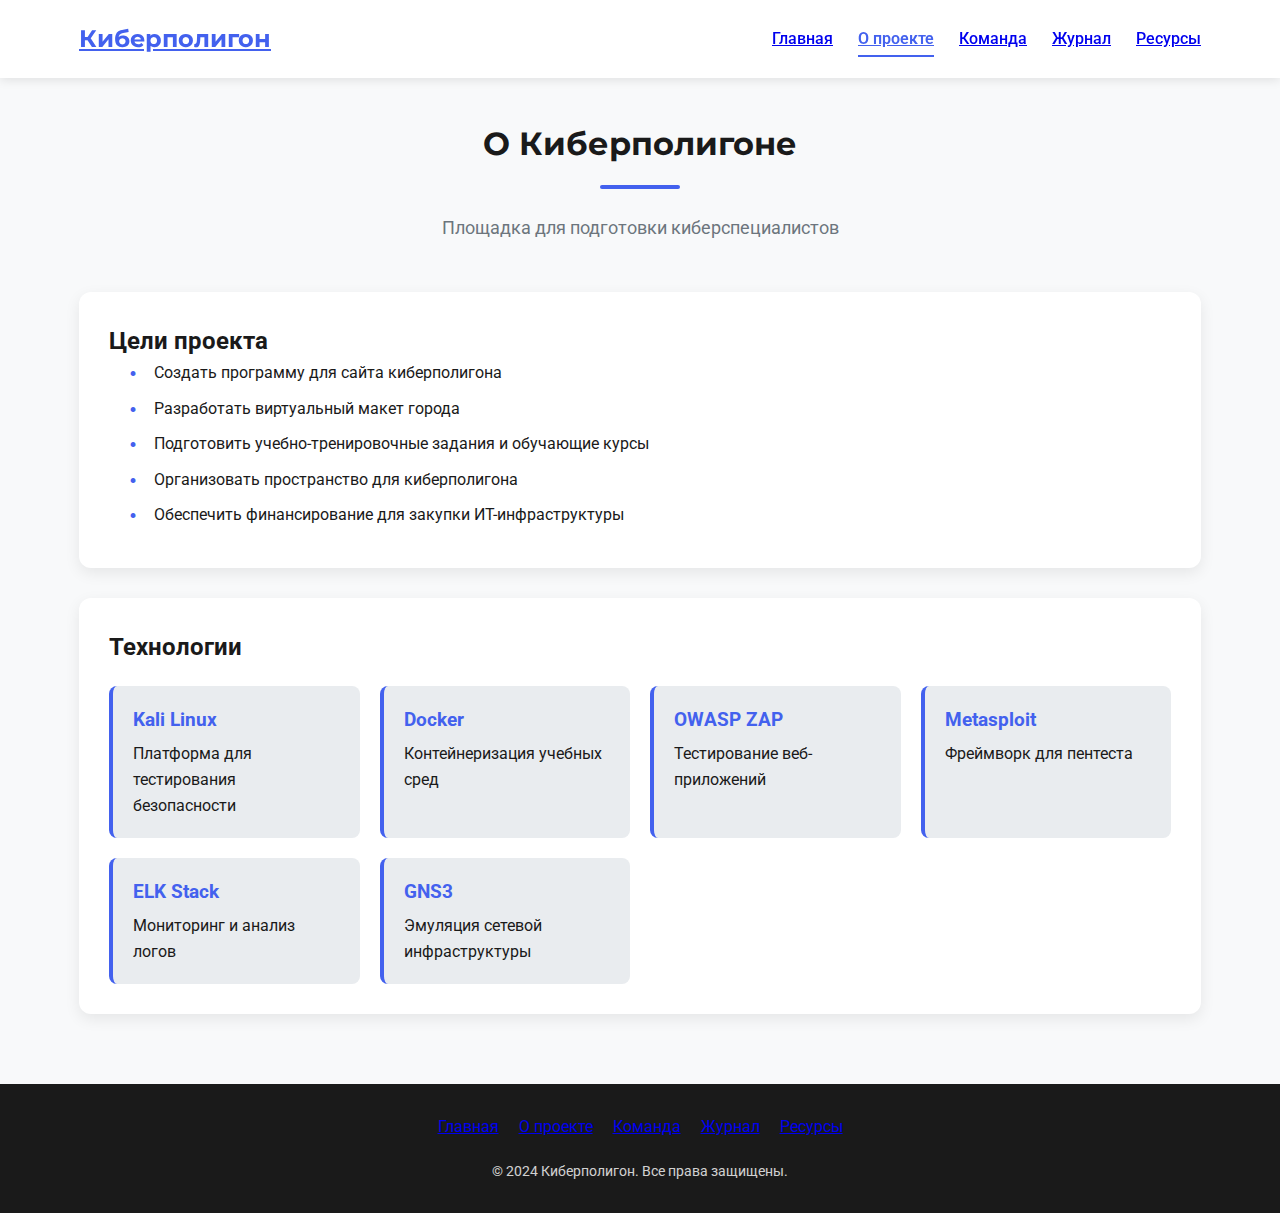
<file: my-project/about.html>
<!DOCTYPE html>
<html lang="ru">
<head>
  <meta charset="UTF-8">
  <meta name="viewport" content="width=device-width, initial-scale=1.0">
  <title>Киберполигон | О проекте</title>
  <link rel="stylesheet" href="css/style.css">
  <link href="https://fonts.googleapis.com/css2?family=Roboto:wght@300;400;500;700&family=Montserrat:wght@600;700&display=swap" rel="stylesheet">
</head>
<body>
  <header class="header">
    <div class="container">
      <div class="header-content">
        <a href="index.html" class="logo">Киберполигон</a>
        <nav class="nav-links">
          <a href="index.html">Главная</a>
          <a href="about.html" class="active">О проекте</a>
          <a href="team.html">Команда</a>
          <a href="blog.html">Журнал</a>
          <a href="resources.html">Ресурсы</a>
        </nav>
      </div>
    </div>
  </header>

  <main class="main-content">
    <div class="container">
      <section class="about-section">
        <div class="section-header">
          <h1>О Киберполигоне</h1>
          <div class="divider"></div>
          <p class="subtitle">Площадка для подготовки киберспециалистов</p>
        </div>

        <div class="card">
          <h2>Цели проекта</h2>
          <ul class="styled-list">
            <li>Создать программу для сайта киберполигона</li>
            <li>Разработать виртуальный макет города</li>
            <li>Подготовить учебно-тренировочные задания и обучающие курсы</li>
            <li>Организовать пространство для киберполигона</li>
            <li>Обеспечить финансирование для закупки ИТ-инфраструктуры</li>
          </ul>
        </div>

        <div class="card">
          <h2>Технологии</h2>
          <div class="tech-grid">
            <div class="tech-item">
              <h3>Kali Linux</h3>
              <p>Платформа для тестирования безопасности</p>
            </div>
            <div class="tech-item">
              <h3>Docker</h3>
              <p>Контейнеризация учебных сред</p>
            </div>
            <div class="tech-item">
              <h3>OWASP ZAP</h3>
              <p>Тестирование веб-приложений</p>
            </div>
            <div class="tech-item">
              <h3>Metasploit</h3>
              <p>Фреймворк для пентеста</p>
            </div>
            <div class="tech-item">
              <h3>ELK Stack</h3>
              <p>Мониторинг и анализ логов</p>
            </div>
            <div class="tech-item">
              <h3>GNS3</h3>
              <p>Эмуляция сетевой инфраструктуры</p>
            </div>
          </div>
        </div>
      </section>
    </div>
  </main>

  <footer class="footer">
    <div class="container">
      <div class="footer-content">
        <div class="footer-links">
          <a href="index.html">Главная</a>
          <a href="about.html">О проекте</a>
          <a href="team.html">Команда</a>
          <a href="blog.html">Журнал</a>
          <a href="resources.html">Ресурсы</a>
        </div>
        <p class="copyright">© 2024 Киберполигон. Все права защищены.</p>
      </div>
    </div>
  </footer>
</body>
</html>
</file>
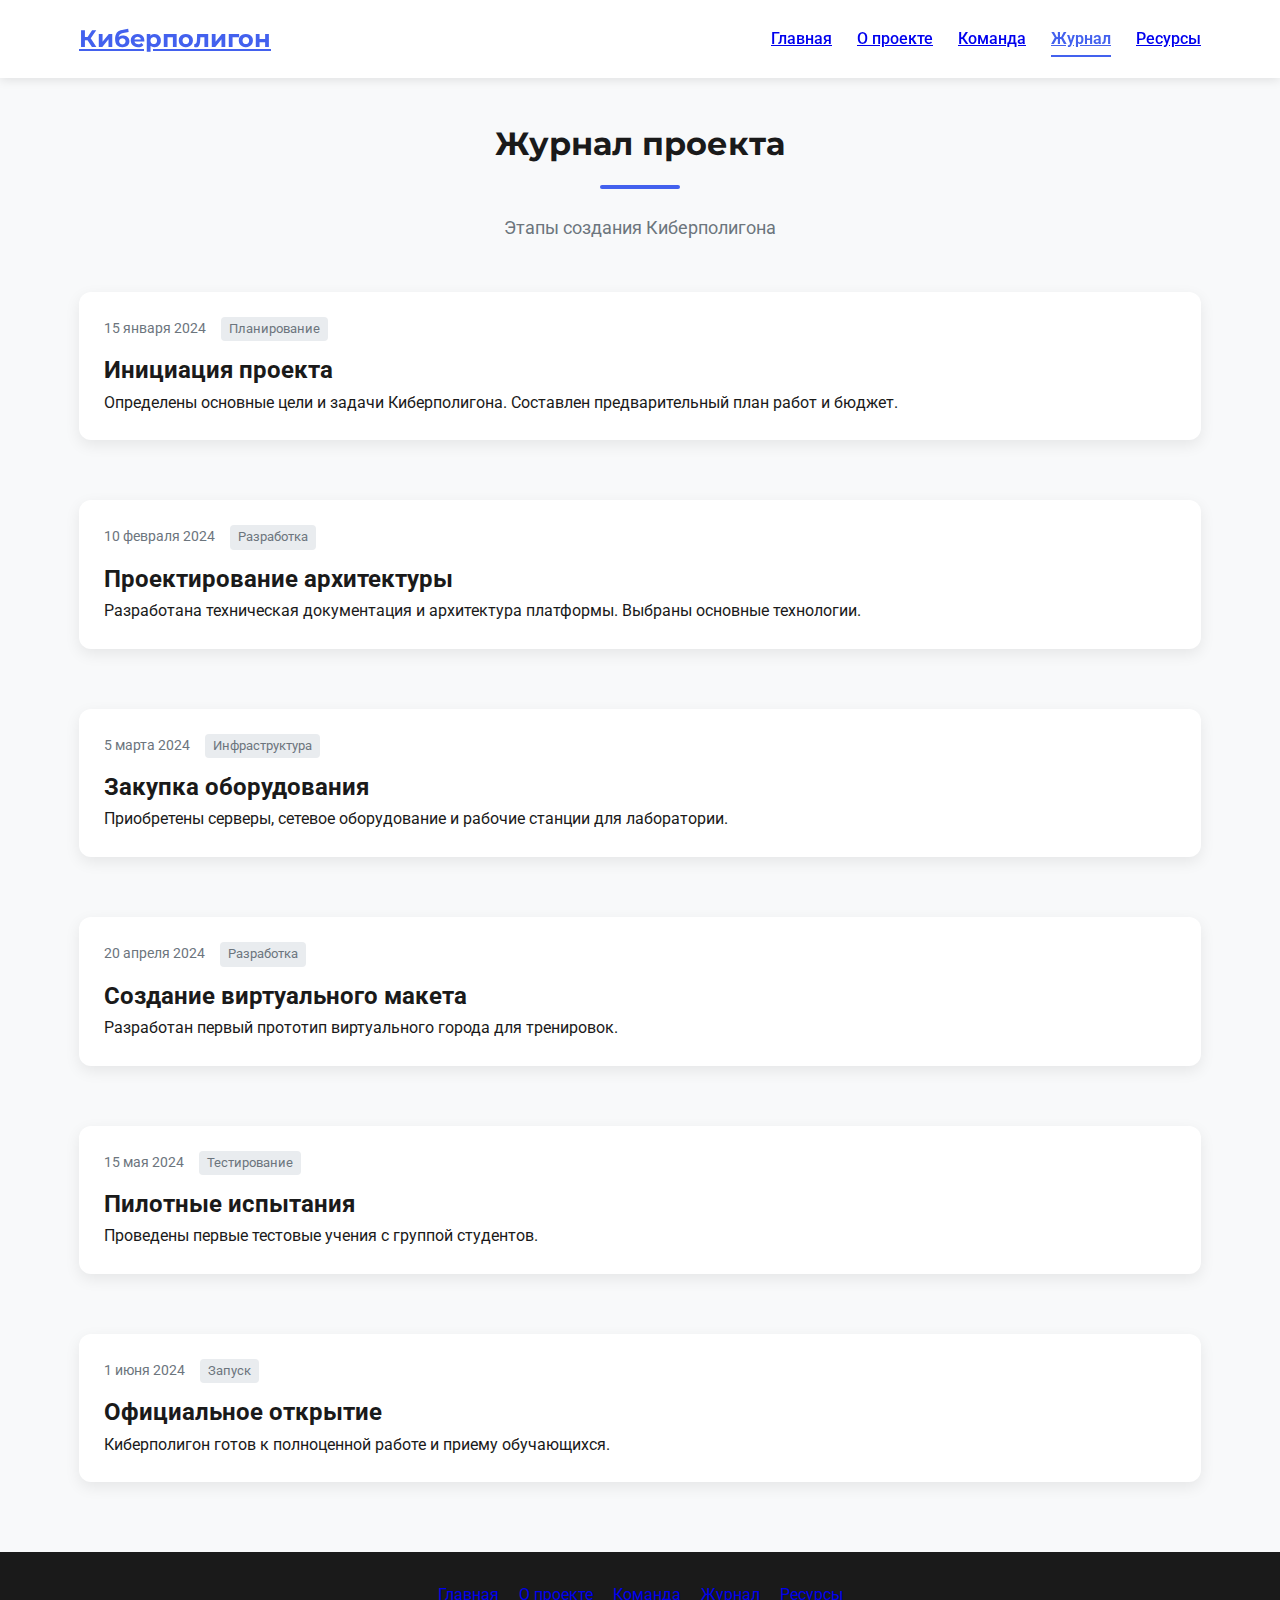
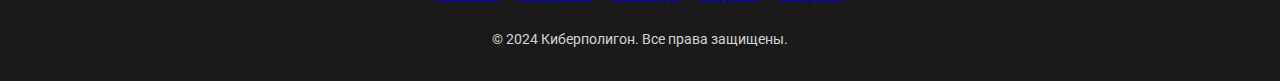
<file: my-project/blog.html>
<!DOCTYPE html>
<html lang="ru">
<head>
  <meta charset="UTF-8">
  <meta name="viewport" content="width=device-width, initial-scale=1.0">
  <title>Киберполигон | Журнал</title>
  <link rel="stylesheet" href="css/style.css">
  <link href="https://fonts.googleapis.com/css2?family=Roboto:wght@300;400;500;700&family=Montserrat:wght@600;700&display=swap" rel="stylesheet">
</head>
<body>
  <header class="header">
    <div class="container">
      <div class="header-content">
        <a href="index.html" class="logo">Киберполигон</a>
        <nav class="nav-links">
          <a href="index.html">Главная</a>
          <a href="about.html">О проекте</a>
          <a href="team.html">Команда</a>
          <a href="blog.html" class="active">Журнал</a>
          <a href="resources.html">Ресурсы</a>
        </nav>
      </div>
    </div>
  </header>

  <main class="main-content">
    <div class="container">
      <section class="blog-section">
        <div class="section-header">
          <h1>Журнал проекта</h1>
          <div class="divider"></div>
          <p class="subtitle">Этапы создания Киберполигона</p>
        </div>

        <div class="blog-posts">
          <article class="card blog-post">
            <div class="post-meta">
              <time datetime="2024-01-15">15 января 2024</time>
              <span class="post-category">Планирование</span>
            </div>
            <h2>Инициация проекта</h2>
            <p>Определены основные цели и задачи Киберполигона. Составлен предварительный план работ и бюджет.</p>
          </article>

          <article class="card blog-post">
            <div class="post-meta">
              <time datetime="2024-02-10">10 февраля 2024</time>
              <span class="post-category">Разработка</span>
            </div>
            <h2>Проектирование архитектуры</h2>
            <p>Разработана техническая документация и архитектура платформы. Выбраны основные технологии.</p>
          </article>

          <article class="card blog-post">
            <div class="post-meta">
              <time datetime="2024-03-05">5 марта 2024</time>
              <span class="post-category">Инфраструктура</span>
            </div>
            <h2>Закупка оборудования</h2>
            <p>Приобретены серверы, сетевое оборудование и рабочие станции для лаборатории.</p>
          </article>

          <article class="card blog-post">
            <div class="post-meta">
              <time datetime="2024-04-20">20 апреля 2024</time>
              <span class="post-category">Разработка</span>
            </div>
            <h2>Создание виртуального макета</h2>
            <p>Разработан первый прототип виртуального города для тренировок.</p>
          </article>

          <article class="card blog-post">
            <div class="post-meta">
              <time datetime="2024-05-15">15 мая 2024</time>
              <span class="post-category">Тестирование</span>
            </div>
            <h2>Пилотные испытания</h2>
            <p>Проведены первые тестовые учения с группой студентов.</p>
          </article>

          <article class="card blog-post">
            <div class="post-meta">
              <time datetime="2024-06-01">1 июня 2024</time>
              <span class="post-category">Запуск</span>
            </div>
            <h2>Официальное открытие</h2>
            <p>Киберполигон готов к полноценной работе и приему обучающихся.</p>
          </article>
        </div>
      </section>
    </div>
  </main>

  <footer class="footer">
    <div class="container">
      <div class="footer-content">
        <div class="footer-links">
          <a href="index.html">Главная</a>
          <a href="about.html">О проекте</a>
          <a href="team.html">Команда</a>
          <a href="blog.html">Журнал</a>
          <a href="resources.html">Ресурсы</a>
        </div>
        <p class="copyright">© 2024 Киберполигон. Все права защищены.</p>
      </div>
    </div>
  </footer>
</body>
</html>
</file>
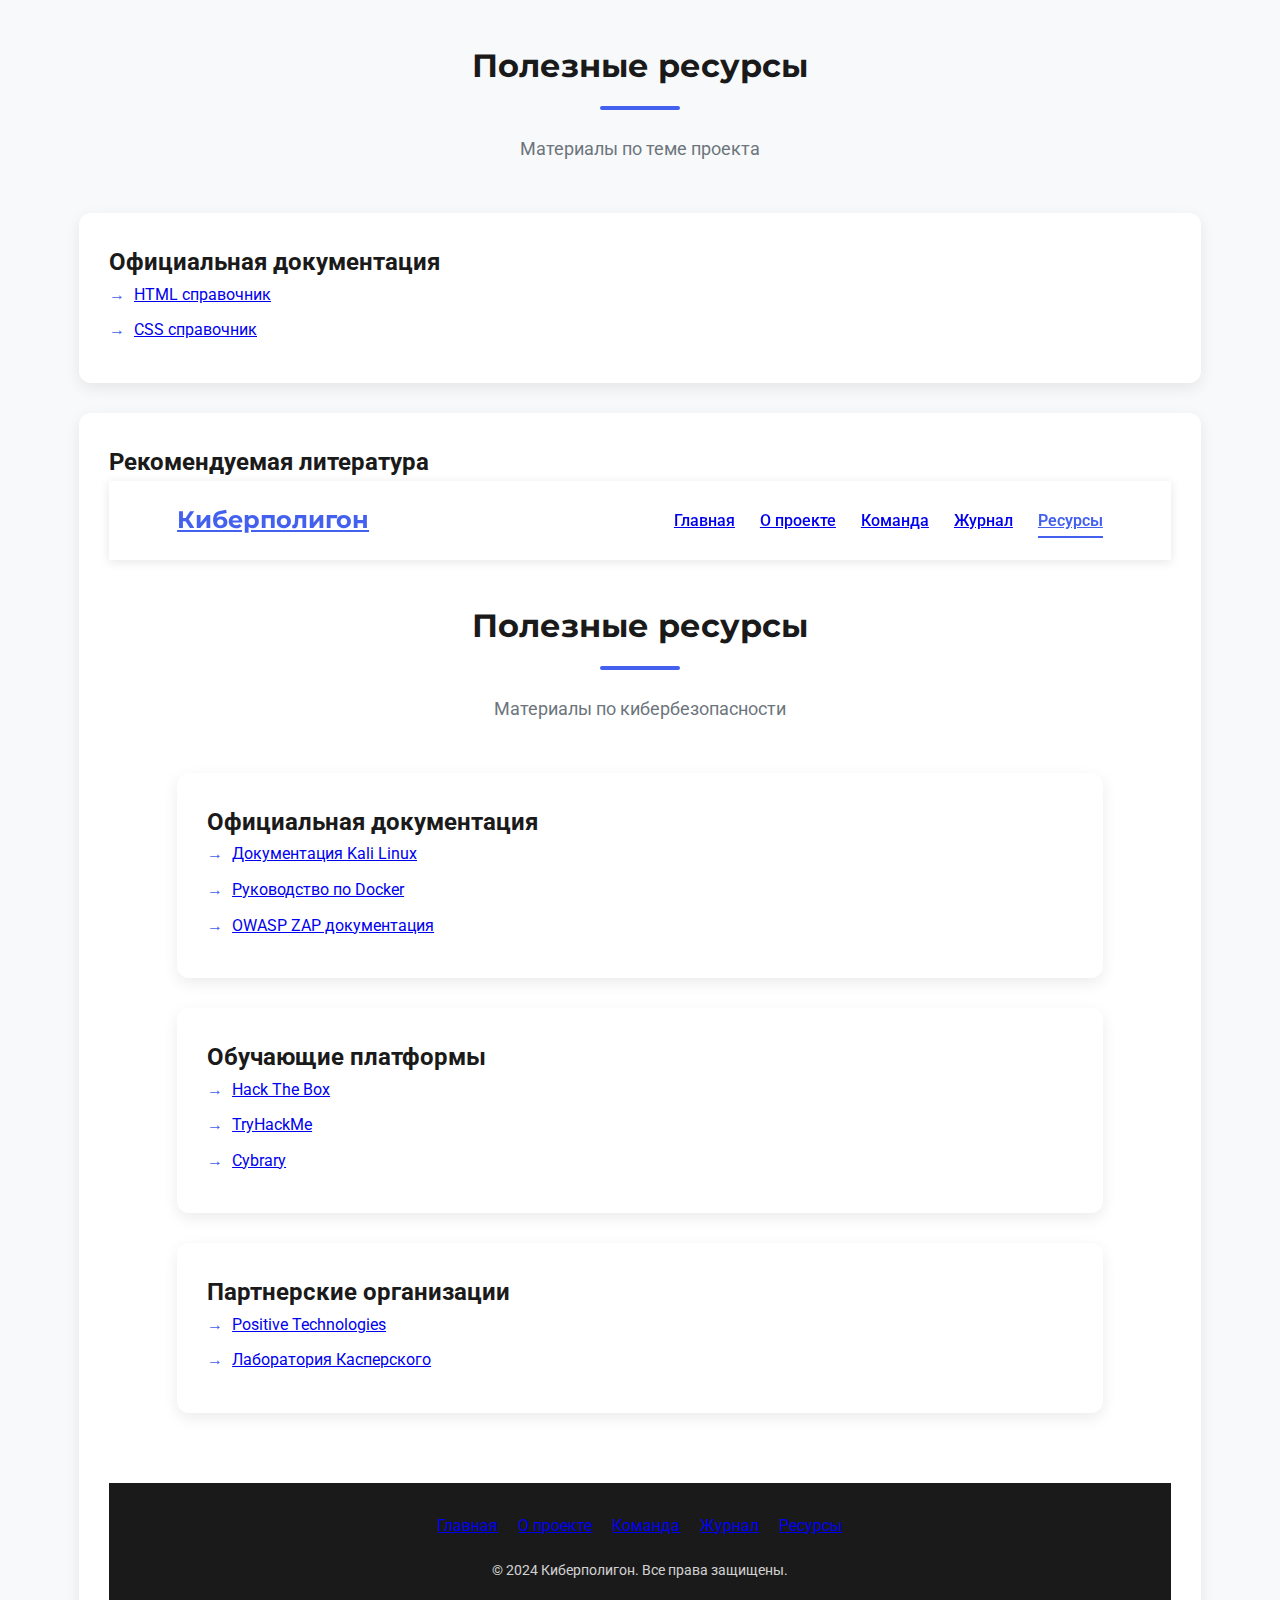
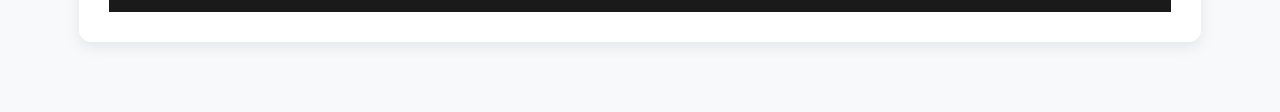
<file: my-project/resources.html>
<!DOCTYPE html>
<html lang="ru">
<head>
  <meta charset="UTF-8">
  <meta name="viewport" content="width=device-width, initial-scale=1.0">
  <title>Учебный проект | Ресурсы</title>
  <link rel="stylesheet" href="css/style.css">
  <link href="https://fonts.googleapis.com/css2?family=Roboto:wght@300;400;500;700&family=Montserrat:wght@600;700&display=swap" rel="stylesheet">
</head>
<body>
  <header class="header">
    <!-- Шапка с активной ссылкой "Ресурсы" -->
  </header>

  <main class="main-content">
    <div class="container">
      <section class="resources-section">
        <div class="section-header">
          <h1>Полезные ресурсы</h1>
          <div class="divider"></div>
          <p class="subtitle">Материалы по теме проекта</p>
        </div>

        <div class="card">
          <h2>Официальная документация</h2>
          <ul class="resources-list">
            <li><a href="https://developer.mozilla.org/ru/docs/Web/HTML" target="_blank">HTML справочник</a></li>
            <li><a href="https://developer.mozilla.org/ru/docs/Web/CSS" target="_blank">CSS справочник</a></li>
          </ul>
        </div>

        <div class="card">
          <h2>Рекомендуемая литература</h2><!DOCTYPE html>
<html lang="ru">
<head>
  <meta charset="UTF-8">
  <meta name="viewport" content="width=device-width, initial-scale=1.0">
  <title>Киберполигон | Ресурсы</title>
  <link rel="stylesheet" href="css/style.css">
  <link href="https://fonts.googleapis.com/css2?family=Roboto:wght@300;400;500;700&family=Montserrat:wght@600;700&display=swap" rel="stylesheet">
</head>
<body>
  <header class="header">
    <div class="container">
      <div class="header-content">
        <a href="index.html" class="logo">Киберполигон</a>
        <nav class="nav-links">
          <a href="index.html">Главная</a>
          <a href="about.html">О проекте</a>
          <a href="team.html">Команда</a>
          <a href="blog.html">Журнал</a>
          <a href="resources.html" class="active">Ресурсы</a>
        </nav>
      </div>
    </div>
  </header>

  <main class="main-content">
    <div class="container">
      <section class="resources-section">
        <div class="section-header">
          <h1>Полезные ресурсы</h1>
          <div class="divider"></div>
          <p class="subtitle">Материалы по кибербезопасности</p>
        </div>

        <div class="card">
          <h2>Официальная документация</h2>
          <ul class="resources-list">
            <li><a href="https://www.kali.org/docs/" target="_blank">Документация Kali Linux</a></li>
            <li><a href="https://docs.docker.com/" target="_blank">Руководство по Docker</a></li>
            <li><a href="https://owasp.org/www-project-zap/" target="_blank">OWASP ZAP документация</a></li>
          </ul>
        </div>

        <div class="card">
          <h2>Обучающие платформы</h2>
          <ul class="resources-list">
            <li><a href="https://www.hackthebox.com/" target="_blank">Hack The Box</a></li>
            <li><a href="https://tryhackme.com/" target="_blank">TryHackMe</a></li>
            <li><a href="https://www.cybrary.it/" target="_blank">Cybrary</a></li>
          </ul>
        </div>

        <div class="card">
          <h2>Партнерские организации</h2>
          <ul class="resources-list">
            <li><a href="https://www.ptsecurity.com/" target="_blank">Positive Technologies</a></li>
            <li><a href="https://www.kaspersky.ru/" target="_blank">Лаборатория Касперского</a></li>
          </ul>
        </div>
      </section>
    </div>
  </main>

  <footer class="footer">
    <div class="container">
      <div class="footer-content">
        <div class="footer-links">
          <a href="index.html">Главная</a>
          <a href="about.html">О проекте</a>
          <a href="team.html">Команда</a>
          <a href="blog.html">Журнал</a>
          <a href="resources.html">Ресурсы</a>
        </div>
        <p class="copyright">© 2024 Киберполигон. Все права защищены.</p>
      </div>
    </div>
  </footer>
</body>
</html>
        </div>
      </section>
    </div>
  </main>

  <!-- Подвал -->
</body>
</html>
</file>
<file: my-project/css/style.css>
:root {
  --primary: #4361ee;
  --primary-light: #4895ef;
  --secondary: #3f37c9;
  --dark: #1a1a1a;
  --light: #f8f9fa;
  --gray: #6c757d;
  --light-gray: #e9ecef;
  --white: #ffffff;
}

* {
  box-sizing: border-box;
  margin: 0;
  padding: 0;
}

body {
  font-family: 'Roboto', sans-serif;
  line-height: 1.6;
  color: var(--dark);
  background-color: var(--light);
  min-height: 100vh;
  display: flex;
  flex-direction: column;
}

.container {
  width: 90%;
  max-width: 1200px;
  margin: 0 auto;
  padding: 0 15px;
}

/* Шапка */
.header {
  background: var(--white);
  box-shadow: 0 2px 10px rgba(0,0,0,0.1);
  position: sticky;
  top: 0;
  z-index: 100;
}

.header-content {
  display: flex;
  justify-content: space-between;
  align-items: center;
  padding: 20px 0;
}

.logo {
  font-family: 'Montserrat', sans-serif;
  font-size: 1.5rem;
  font-weight: 700;
  color: var(--primary);
  display: flex;
  align-items: center;
  gap: 10px;
}

.logo img {
  display: block;
}

.nav-links {
  display: flex;
  gap: 25px;
}

.nav-links a {
  font-weight: 500;
  position: relative;
  padding: 5px 0;
  transition: color 0.3s ease;
}

.nav-links a:after {
  content: '';
  position: absolute;
  bottom: 0;
  left: 0;
  width: 0;
  height: 2px;
  background: var(--primary);
  transition: width 0.3s ease;
}

.nav-links a:hover:after,
.nav-links a.active:after {
  width: 100%;
}

.nav-links a.active {
  color: var(--primary);
  font-weight: 600;
}

/* Основное содержимое */
.main-content {
  flex: 1;
  padding: 40px 0;
}

.section-header {
  text-align: center;
  margin-bottom: 50px;
}

.section-header h1,
.section-header h2 {
  font-family: 'Montserrat', sans-serif;
  color: var(--dark);
  margin-bottom: 15px;
}

.section-header .subtitle {
  color: var(--gray);
  font-size: 1.1rem;
  max-width: 700px;
  margin: 0 auto;
}

.divider {
  width: 80px;
  height: 4px;
  background: var(--primary);
  margin: 15px auto 25px;
  border-radius: 2px;
}

/* Карточки */
.card {
  background: var(--white);
  border-radius: 12px;
  padding: 30px;
  margin-bottom: 30px;
  box-shadow: 0 5px 15px rgba(0,0,0,0.08);
  transition: transform 0.3s ease, box-shadow 0.3s ease;
}

.card:hover {
  transform: translateY(-5px);
  box-shadow: 0 8px 25px rgba(0,0,0,0.12);
}

/* Списки */
.styled-list {
  list-style: none;
  padding-left: 20px;
}

.styled-list li {
  position: relative;
  padding-left: 25px;
  margin-bottom: 10px;
}

.styled-list li:before {
  content: "•";
  color: var(--primary);
  font-size: 1.5rem;
  position: absolute;
  left: 0;
  top: -5px;
}

/* Кнопки */
.btn {
  display: inline-block;
  background: var(--primary);
  color: white;
  padding: 10px 20px;
  border-radius: 6px;
  margin-top: 15px;
  transition: background 0.3s ease;
}

.btn:hover {
  background: var(--secondary);
}

/* Сетка технологий */
.tech-grid {
  display: grid;
  grid-template-columns: repeat(auto-fill, minmax(200px, 1fr));
  gap: 20px;
  margin-top: 20px;
}

.tech-item {
  background: var(--light-gray);
  padding: 20px;
  border-radius: 8px;
  border-left: 4px solid var(--primary);
}

.tech-item h3 {
  margin: 0 0 5px 0;
  color: var(--primary);
}

/* Команда */
.team-grid {
  display: grid;
  grid-template-columns: repeat(auto-fill, minmax(280px, 1fr));
  gap: 30px;
}

.team-card {
  text-align: center;
}

.team-photo {
  width: 150px;
  height: 150px;
  border-radius: 50%;
  object-fit: cover;
  margin: 0 auto 20px;
  border: 3px solid var(--primary);
}

.role {
  color: var(--primary);
  font-weight: 500;
  margin: 10px 0;
}

/* Журнал */
.blog-posts {
  display: grid;
  gap: 30px;
}

.blog-post {
  padding: 25px;
}

.post-meta {
  display: flex;
  gap: 15px;
  margin-bottom: 10px;
  color: var(--gray);
  font-size: 0.9rem;
}

.post-category {
  background: var(--light-gray);
  padding: 2px 8px;
  border-radius: 4px;
  font-size: 0.8rem;
}

.post-image {
  width: 100%;
  border-radius: 8px;
  margin-top: 15px;
}

/* Ресурсы */
.resources-list {
  list-style: none;
}

.resources-list li {
  margin-bottom: 10px;
  padding-left: 25px;
  position: relative;
}

.resources-list li:before {
  content: "→";
  color: var(--primary);
  position: absolute;
  left: 0;
}

.resources-list a {
  transition: color 0.3s ease;
}

.resources-list a:hover {
  color: var(--primary);
  text-decoration: underline;
}

/* Подвал */
.footer {
  background: var(--dark);
  color: var(--white);
  padding: 30px 0;
  text-align: center;
}

.footer-content {
  display: flex;
  flex-direction: column;
  align-items: center;
}

.footer-links {
  display: flex;
  gap: 20px;
  margin-bottom: 20px;
  flex-wrap: wrap;
  justify-content: center;
}

.footer-links a {
  transition: color 0.3s ease;
}

.footer-links a:hover {
  color: var(--primary-light);
}

.copyright {
  font-size: 0.9rem;
  opacity: 0.8;
}

/* Изображения */
.hero-image {
  width: 100%;
  border-radius: 8px;
  margin-bottom: 20px;
}

/* Адаптивность */
@media (max-width: 768px) {
  .header-content {
    flex-direction: column;
    gap: 15px;
  }
  
  .nav-links {
    gap: 15px;
    flex-wrap: wrap;
    justify-content: center;
  }
  
  .section-header h1 {
    font-size: 2rem;
  }

  .tech-grid {
    grid-template-columns: 1fr;
  }
}
</file>
